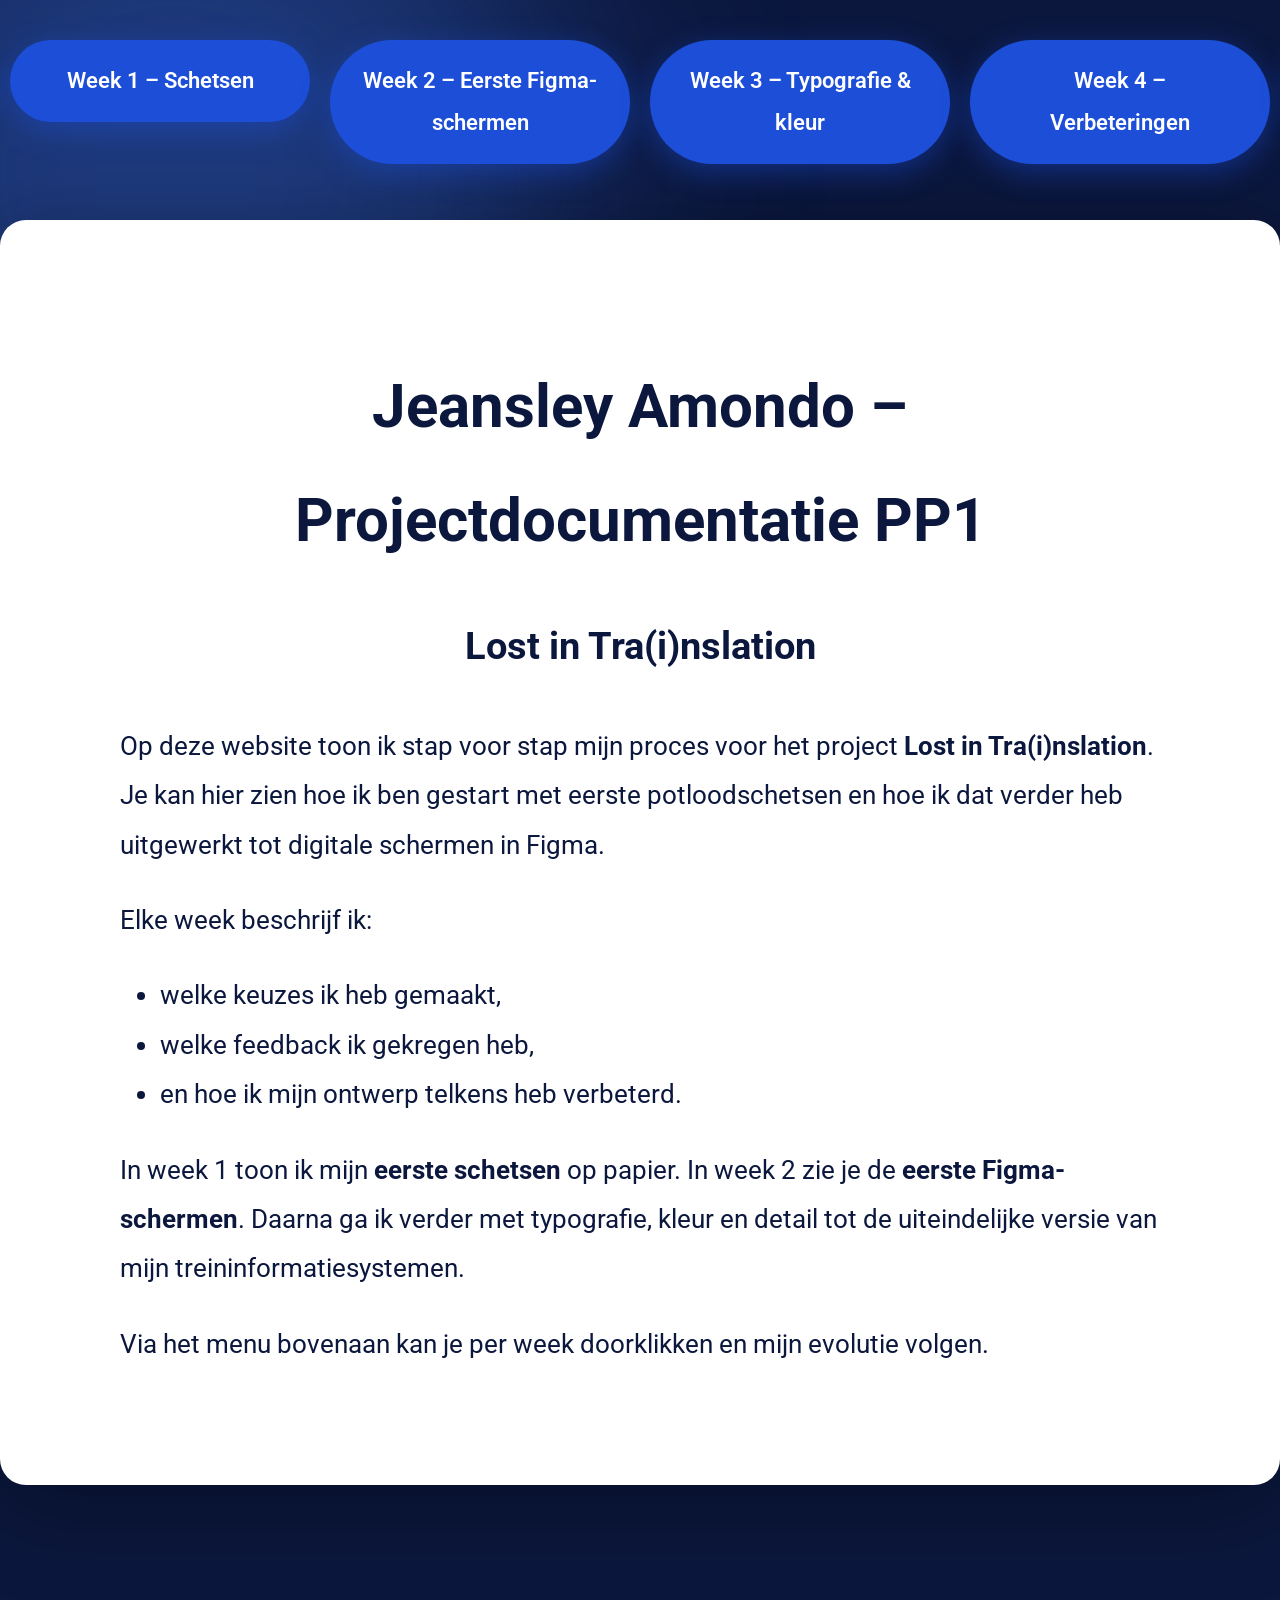
<file: index.html>
<!DOCTYPE html>
<html lang="nl">
<head>
  <meta charset="utf-8">
  <title>Jeansley Amondo – Projectdocumentatie PP1</title>
  <link rel="stylesheet" href="styles.css">
</head>
<body>

  <div class="bg-shape"></div>

  <div class="container">
    <h1>Jeansley Amondo – Projectdocumentatie PP1</h1>
    <h2>Lost in Tra(i)nslation</h2>

    <section>
      <p>
        Op deze website toon ik stap voor stap mijn proces voor het project
        <strong>Lost in Tra(i)nslation</strong>. Je kan hier zien hoe ik ben
        gestart met eerste potloodschetsen en hoe ik dat verder heb uitgewerkt
        tot digitale schermen in Figma.
      </p>

      <p>
        Elke week beschrijf ik:
      </p>
      <ul>
        <li>welke keuzes ik heb gemaakt,</li>
        <li>welke feedback ik gekregen heb,</li>
        <li>en hoe ik mijn ontwerp telkens heb verbeterd.</li>
      </ul>

      <p>
        In week 1 toon ik mijn <strong>eerste schetsen</strong> op papier.
        In week 2 zie je de <strong>eerste Figma-schermen</strong>. Daarna
        ga ik verder met typografie, kleur en detail tot de uiteindelijke
        versie van mijn treininformatiesystemen.
      </p>

      <p>
        Via het menu bovenaan kan je per week doorklikken en mijn evolutie volgen.
      </p>
    </section>
  </div>

  <nav>
    <ul>
      <li><a href="index.html">Home</a></li>
      <li><a href="week1.html">Week 1 – Schetsen</a></li>
      <li><a href="week2.html">Week 2 – Eerste Figma-schermen</a></li>
      <li><a href="week3.html">Week 3 – Typografie & kleur</a></li>
      <li><a href="week4.html">Week 4 – Verbeteringen</a></li>
      <li><a href="week5.html">Week 5 – Afwerking</a></li>
    </ul>
  </nav>

</body>
</html>
</file>
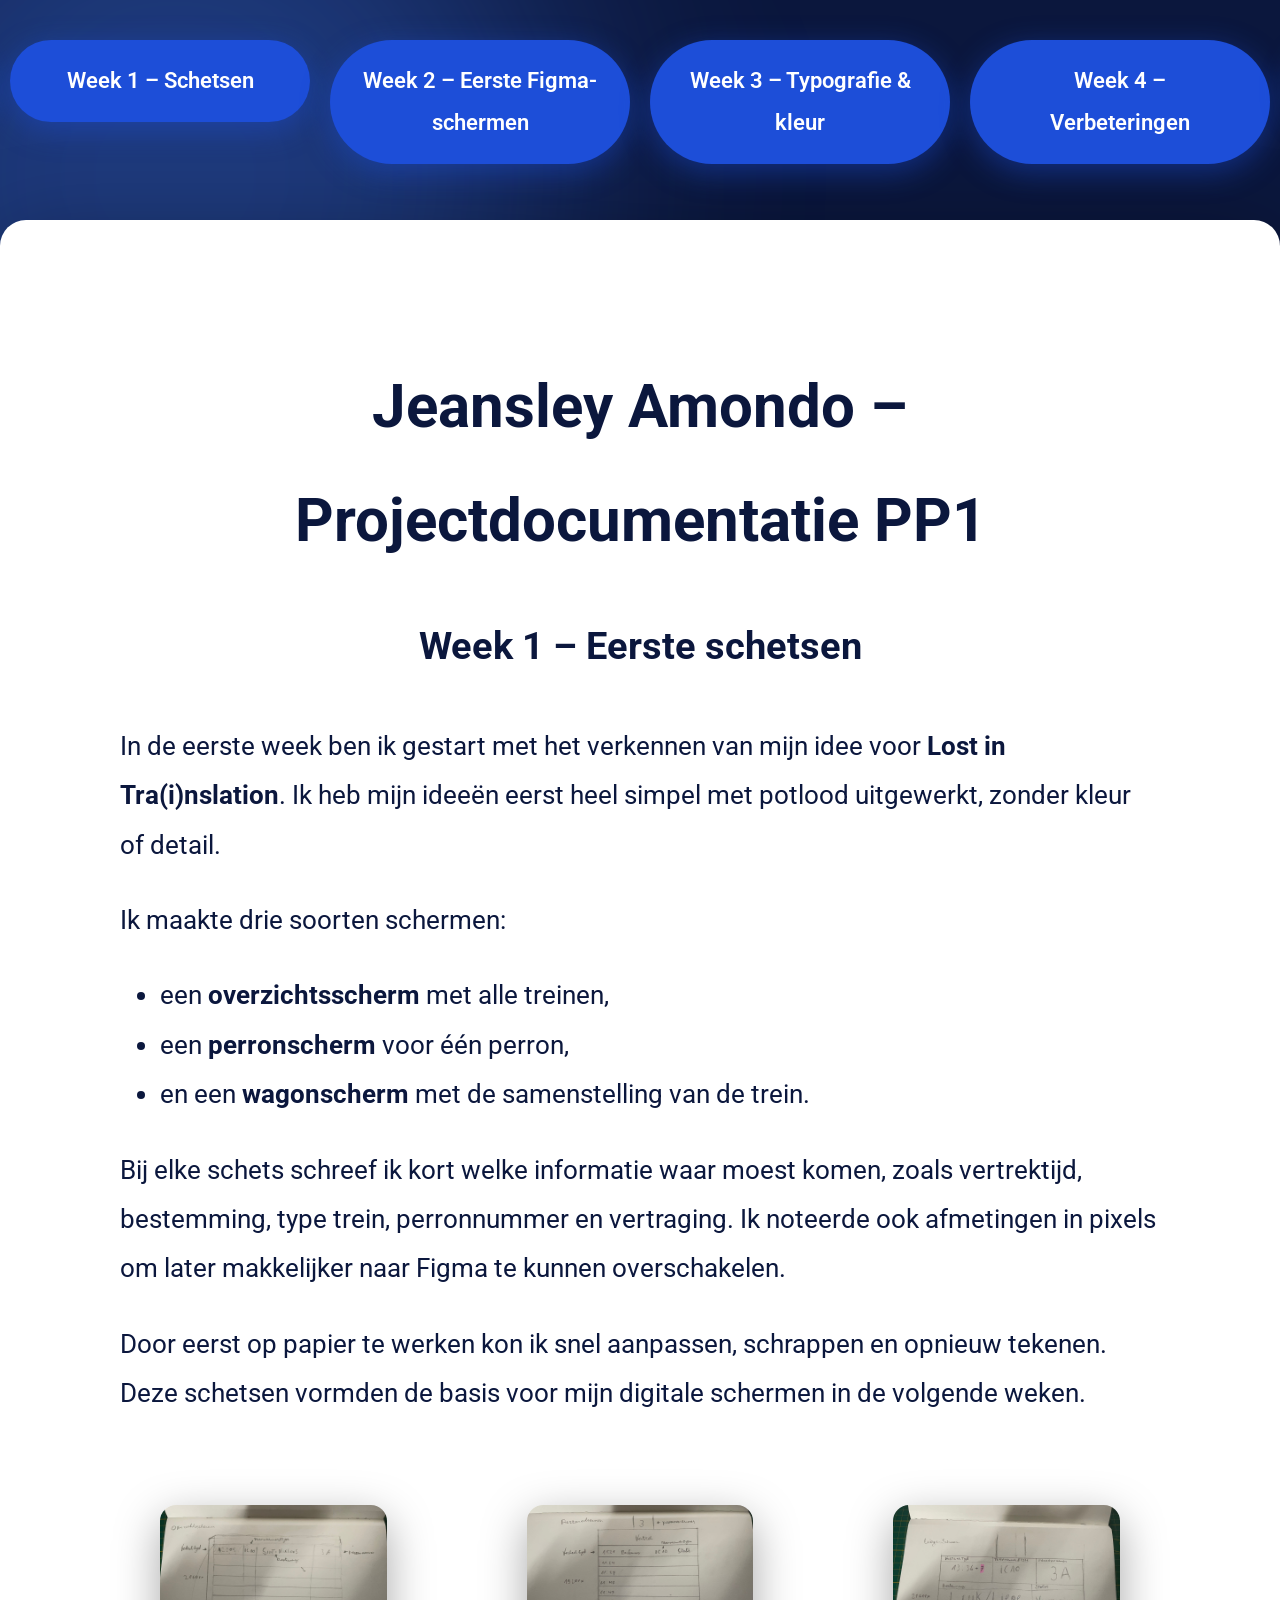
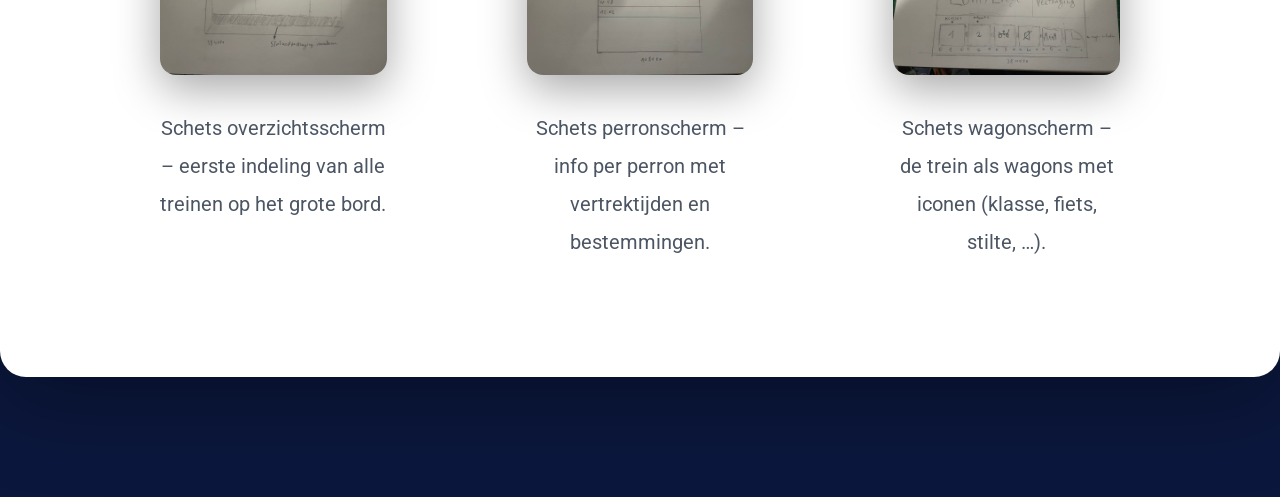
<file: week1.html>
<!DOCTYPE html>
<html lang="nl">
<head>
  <meta charset="utf-8">
  <title>Week 1 – Jeansley Amondo – Projectdocumentatie PP1</title>
  <link rel="stylesheet" href="styles.css">
</head>
<body>

  <div class="bg-shape"></div>

  <div class="container">
    <h1>Jeansley Amondo – Projectdocumentatie PP1</h1>
    <h2>Week 1 – Eerste schetsen</h2>

    <section>
      <p>
        In de eerste week ben ik gestart met het verkennen van mijn idee voor
        <strong>Lost in Tra(i)nslation</strong>. Ik heb mijn ideeën eerst heel
        simpel met potlood uitgewerkt, zonder kleur of detail.
      </p>

      <p>
        Ik maakte drie soorten schermen:
      </p>
      <ul>
        <li>een <strong>overzichtsscherm</strong> met alle treinen,</li>
        <li>een <strong>perronscherm</strong> voor één perron,</li>
        <li>en een <strong>wagonscherm</strong> met de samenstelling van de trein.</li>
      </ul>

      <p>
        Bij elke schets schreef ik kort welke informatie waar moest komen, zoals
        vertrektijd, bestemming, type trein, perronnummer en vertraging. Ik
        noteerde ook afmetingen in pixels om later makkelijker naar Figma te
        kunnen overschakelen.
      </p>

      <p>
        Door eerst op papier te werken kon ik snel aanpassen, schrappen en
        opnieuw tekenen. Deze schetsen vormden de basis voor mijn digitale
        schermen in de volgende weken.
      </p>

      <!-- SCHEMATICHE SCHETSEN - HORIZONTAAL -->
      <div class="image-row">
        <figure>
          <a href="schets-overzicht copy.jpg" target="_blank">
            <img src="schets-overzicht copy.jpg" alt="Schets overzichtsscherm">
          </a>
          <figcaption>
            Schets overzichtsscherm – eerste indeling van alle treinen op het grote bord.
          </figcaption>
        </figure>

        <figure>
          <a href="schets-perron copy.jpg" target="_blank">
            <img src="schets-perron copy.jpg" alt="Schets perronscherm">
          </a>
          <figcaption>
            Schets perronscherm – info per perron met vertrektijden en bestemmingen.
          </figcaption>
        </figure>

        <figure>
          <a href="schets-wagon copy.jpg" target="_blank">
            <img src="schets-wagon copy.jpg" alt="Schets wagonscherm">
          </a>
          <figcaption>
            Schets wagonscherm – de trein als wagons met iconen (klasse, fiets, stilte, …).
          </figcaption>
        </figure>
      </div>

    </section>
  </div>

  <nav>
    <ul>
      <li><a href="index.html">Home</a></li>
      <li><a href="week1.html">Week 1 – Schetsen</a></li>
      <li><a href="week2.html">Week 2 – Eerste Figma-schermen</a></li>
      <li><a href="week3.html">Week 3 – Typografie & kleur</a></li>
      <li><a href="week4.html">Week 4 – Verbeteringen</a></li>
      <li><a href="week5.html">Week 5 – Afwerking</a></li>
    </ul>
  </nav>

</body>
</html>
</file>
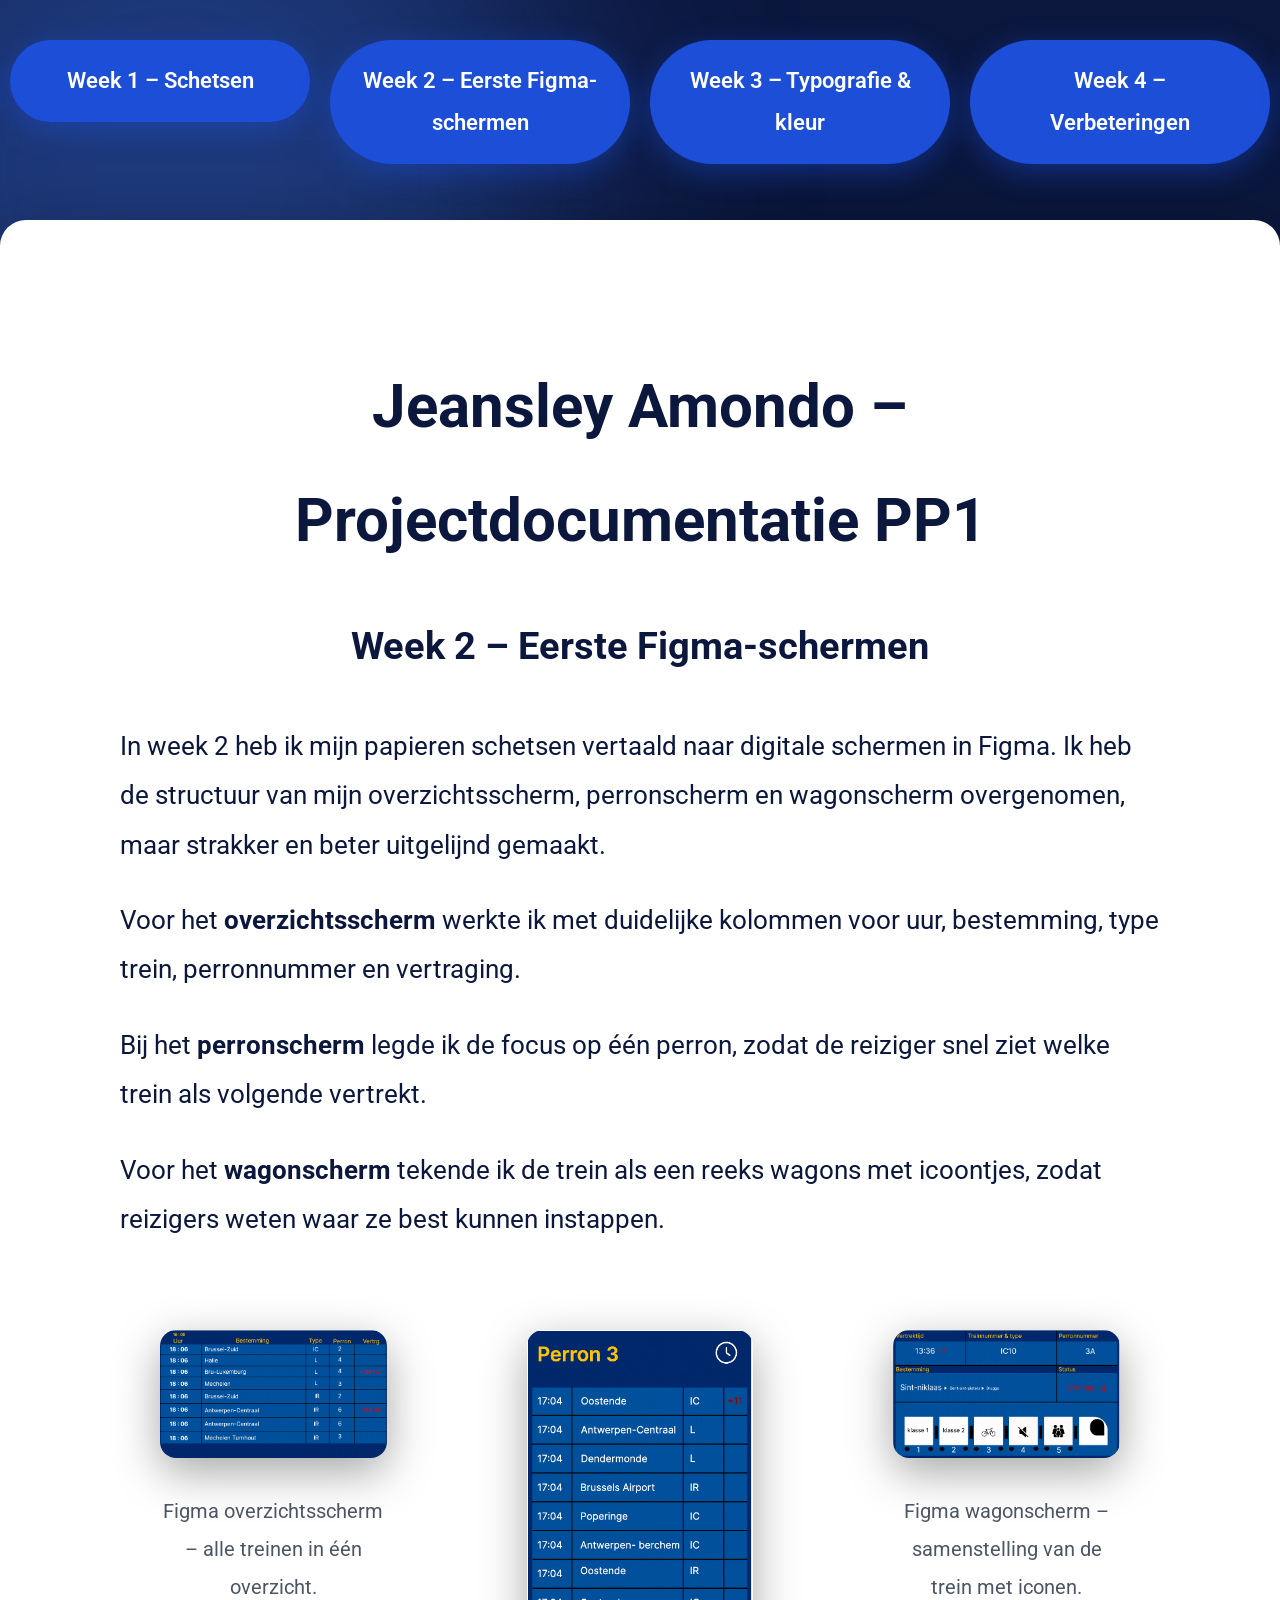
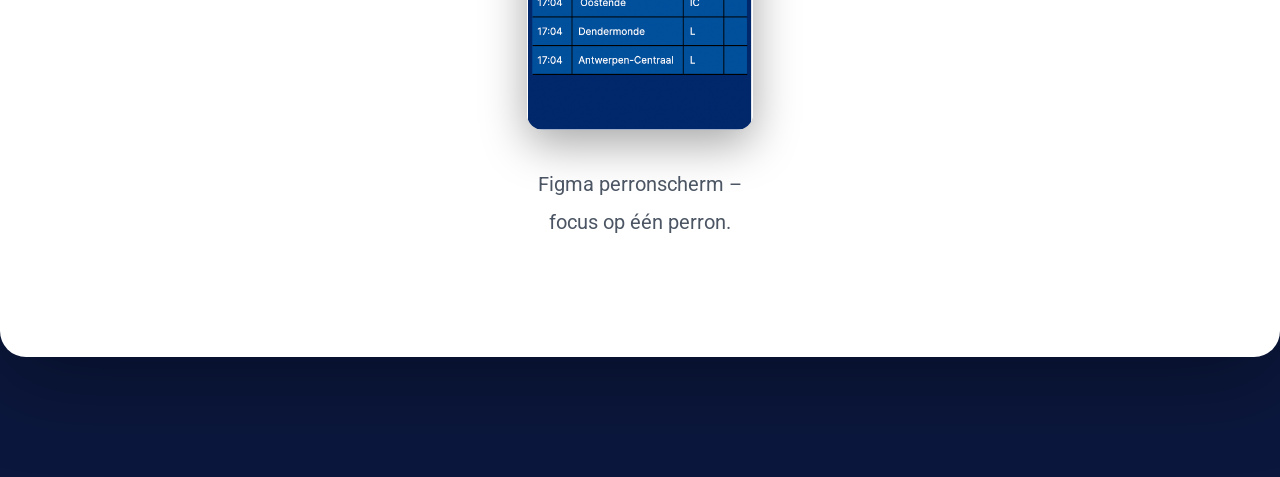
<file: week2.html>
<!DOCTYPE html>
<html lang="nl">
<head>
  <meta charset="utf-8">
  <title>Week 2 – Jeansley Amondo – Projectdocumentatie PP1</title>
  <link rel="stylesheet" href="styles.css">
</head>
<body>

  <div class="bg-shape"></div>

  <div class="container">
    <h1>Jeansley Amondo – Projectdocumentatie PP1</h1>
    <h2>Week 2 – Eerste Figma-schermen</h2>

    <section>
      <p>
        In week 2 heb ik mijn papieren schetsen vertaald naar digitale schermen
        in Figma. Ik heb de structuur van mijn overzichtsscherm, perronscherm
        en wagonscherm overgenomen, maar strakker en beter uitgelijnd gemaakt.
      </p>

      <p>
        Voor het <strong>overzichtsscherm</strong> werkte ik met duidelijke kolommen
        voor uur, bestemming, type trein, perronnummer en vertraging.
      </p>

      <p>
        Bij het <strong>perronscherm</strong> legde ik de focus op één perron,
        zodat de reiziger snel ziet welke trein als volgende vertrekt.
      </p>

      <p>
        Voor het <strong>wagonscherm</strong> tekende ik de trein als een reeks
        wagons met icoontjes, zodat reizigers weten waar ze best kunnen instappen.
      </p>

      <!-- FIGMA SCHERMEN - HORIZONTAAL -->
      <div class="image-row">
        <figure>
          <a href="scherm-overzicht.png" target="_blank">
            <img src="scherm-overzicht.png" alt="Figma overzichtsscherm">
          </a>
          <figcaption>Figma overzichtsscherm – alle treinen in één overzicht.</figcaption>
        </figure>

        <figure>
          <a href="scherm-perron.png" target="_blank">
            <img src="scherm-perron.png" alt="Figma perronscherm">
          </a>
          <figcaption>Figma perronscherm – focus op één perron.</figcaption>
        </figure>

        <figure>
          <a href="scherm-wagon.png" target="_blank">
            <img src="scherm-wagon.png" alt="Figma wagonscherm">
          </a>
          <figcaption>Figma wagonscherm – samenstelling van de trein met iconen.</figcaption>
        </figure>
      </div>
    </section>
  </div>

  <nav>
    <ul>
      <li><a href="index.html">Home</a></li>
      <li><a href="week1.html">Week 1 – Schetsen</a></li>
      <li><a href="week2.html">Week 2 – Eerste Figma-schermen</a></li>
      <li><a href="week3.html">Week 3 – Typografie & kleur</a></li>
      <li><a href="week4.html">Week 4 – Verbeteringen</a></li>
      <li><a href="week5.html">Week 5 – Afwerking</a></li>
    </ul>
  </nav>

</body>
</html>
</file>
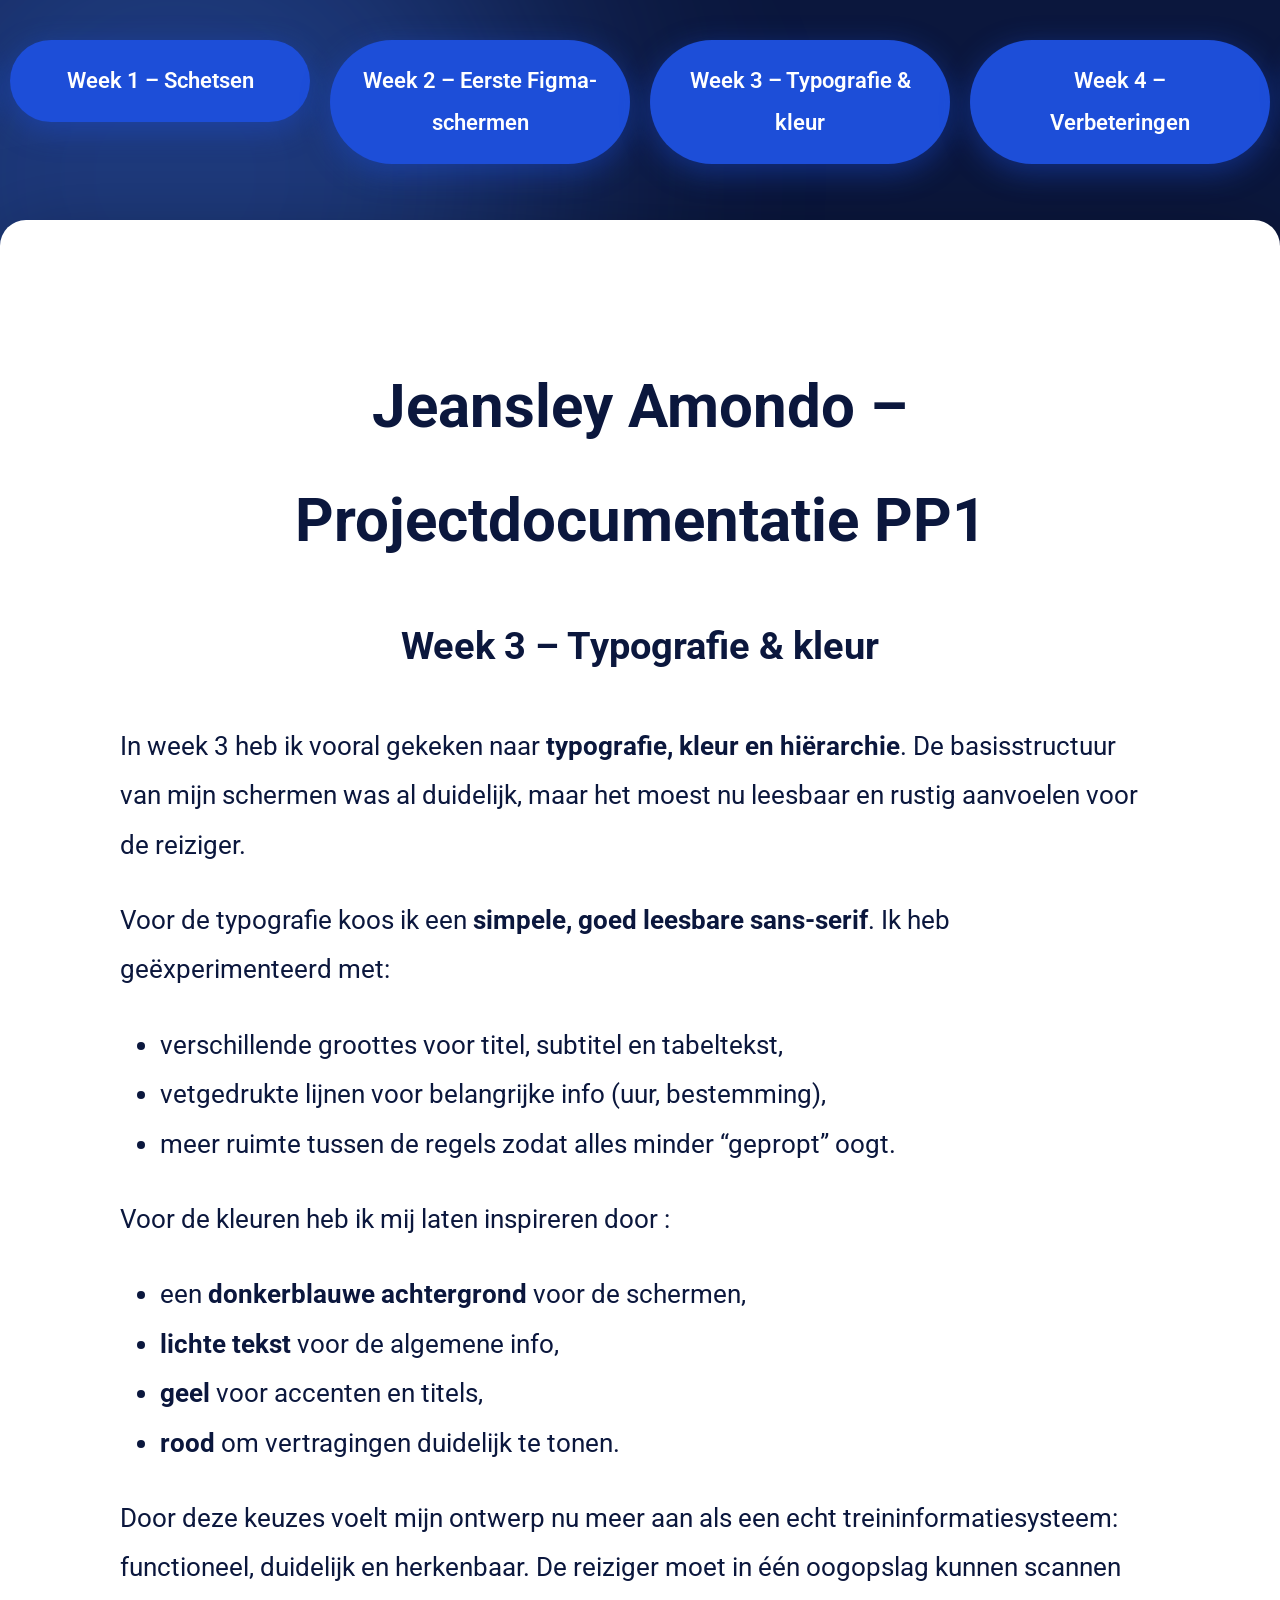
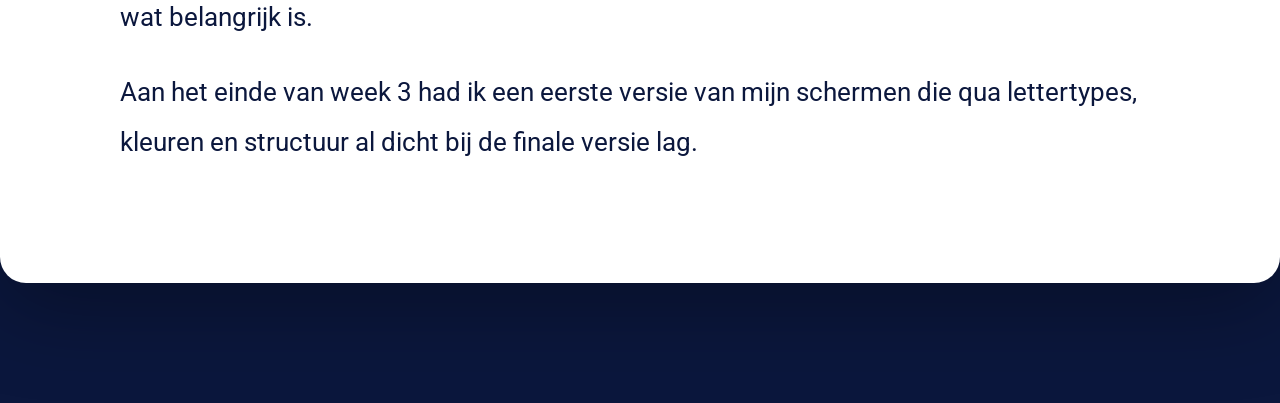
<file: week3.html>
<!DOCTYPE html>
<html lang="nl">
<head>
  <meta charset="utf-8">
  <title>Week 3 – Jeansley Amondo – Projectdocumentatie PP1</title>
  <link rel="stylesheet" href="styles.css">
</head>
<body>

  <div class="bg-shape"></div>

  <div class="container">
    <h1>Jeansley Amondo – Projectdocumentatie PP1</h1>
    <h2>Week 3 – Typografie & kleur</h2>

    <section>
      <p>
        In week 3 heb ik vooral gekeken naar <strong>typografie, kleur en hiërarchie</strong>.
        De basisstructuur van mijn schermen was al duidelijk, maar het moest nu leesbaar
        en rustig aanvoelen voor de reiziger.
      </p>

      <p>
        Voor de typografie koos ik een <strong>simpele, goed leesbare sans-serif</strong>.
        Ik heb geëxperimenteerd met:
      </p>
      <ul>
        <li>verschillende groottes voor titel, subtitel en tabeltekst,</li>
        <li>vetgedrukte lijnen voor belangrijke info (uur, bestemming),</li>
        <li>meer ruimte tussen de regels zodat alles minder “gepropt” oogt.</li>
      </ul>

      <p>
        Voor de kleuren heb ik mij laten inspireren door <strongtreinschermen</strong>:
      </p>
      <ul>
        <li>een <strong>donkerblauwe achtergrond</strong> voor de schermen,</li>
        <li><strong>lichte tekst</strong> voor de algemene info,</li>
        <li><strong>geel</strong> voor accenten en titels,</li>
        <li><strong>rood</strong> om vertragingen duidelijk te tonen.</li>
      </ul>

      <p>
        Door deze keuzes voelt mijn ontwerp nu meer aan als een echt
        treininformatiesysteem: functioneel, duidelijk en herkenbaar.
        De reiziger moet in één oogopslag kunnen scannen wat belangrijk is.
      </p>

      <p>
        Aan het einde van week 3 had ik een eerste versie van mijn schermen
        die qua lettertypes, kleuren en structuur al dicht bij de finale versie lag.
      </p>
    </section>
  </div>

  <nav>
    <ul>
      <li><a href="index.html">Home</a></li>
      <li><a href="week1.html">Week 1 – Schetsen</a></li>
      <li><a href="week2.html">Week 2 – Eerste Figma-schermen</a></li>
      <li><a href="week3.html">Week 3 – Typografie & kleur</a></li>
      <li><a href="week4.html">Week 4 – Verbeteringen</a></li>
      <li><a href="week5.html">Week 5 – Afwerking</a></li>
    </ul>
  </nav>

</body>
</html>
</file>
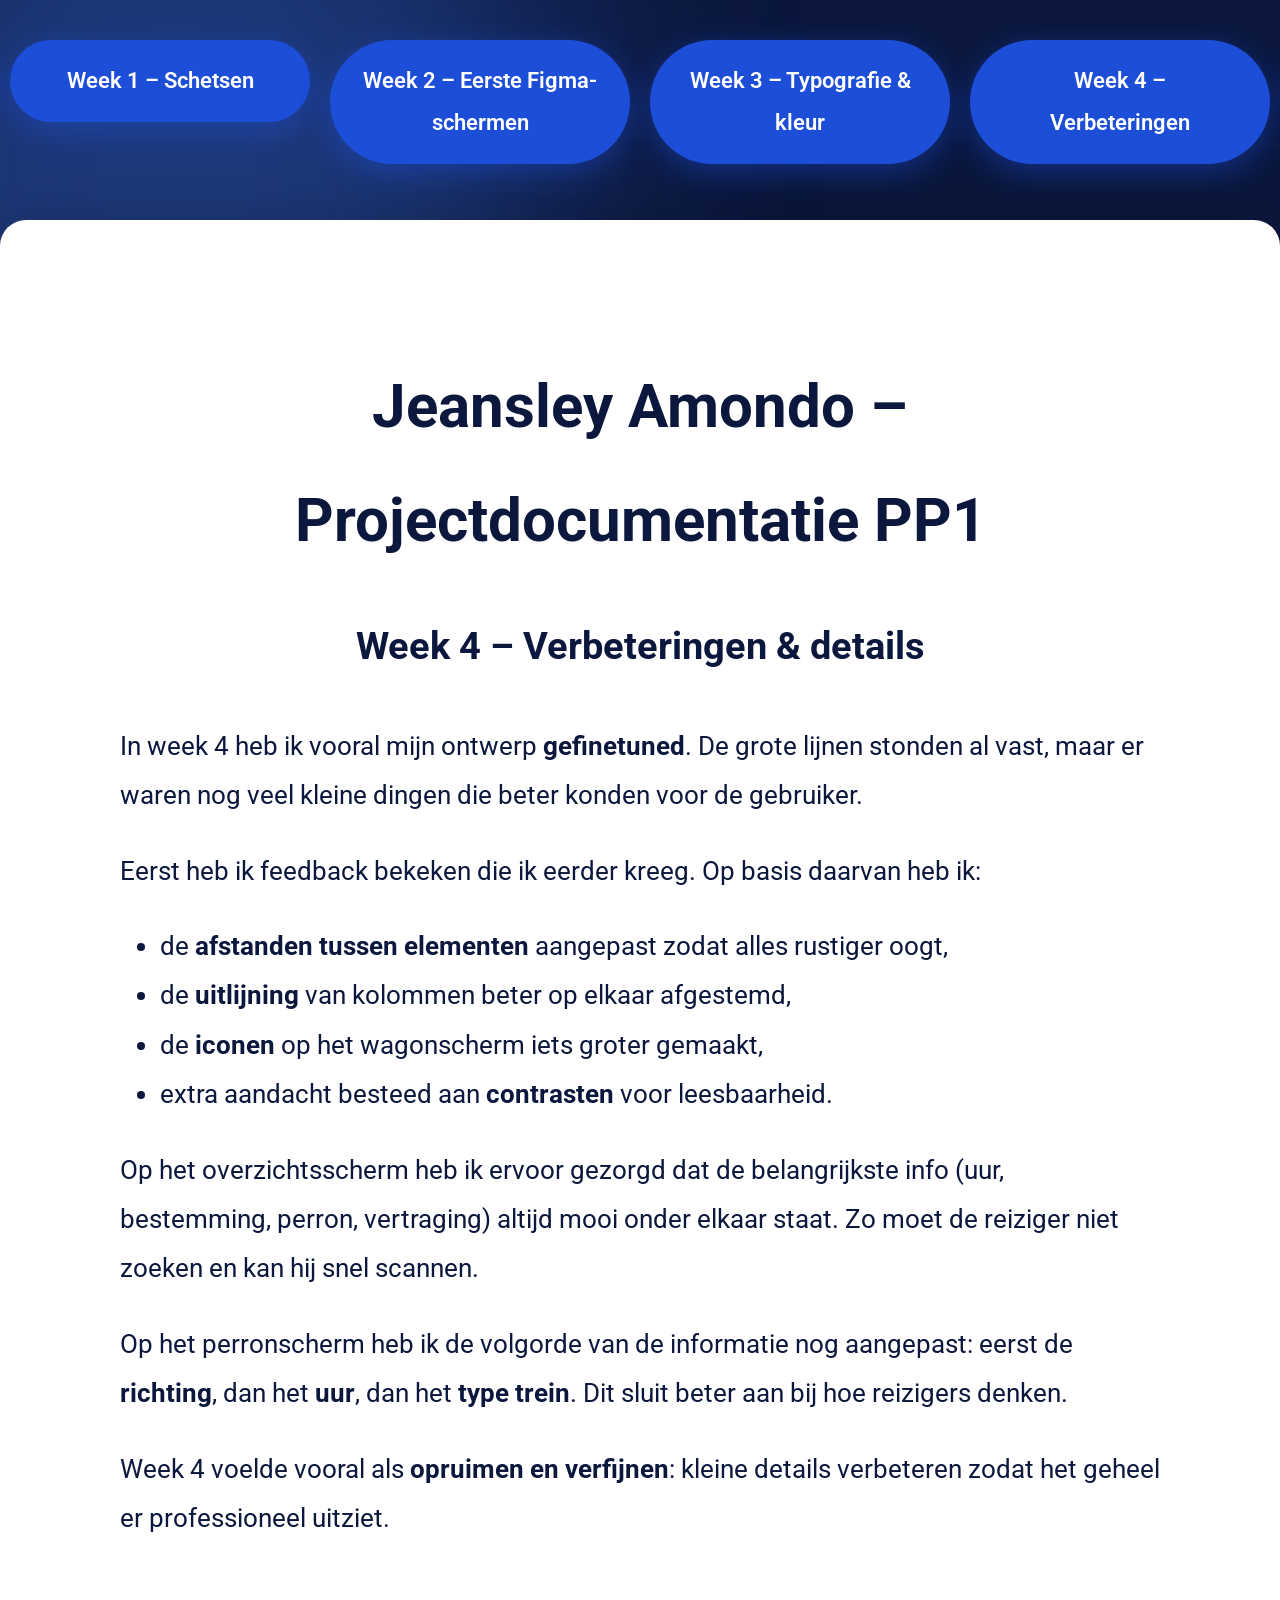
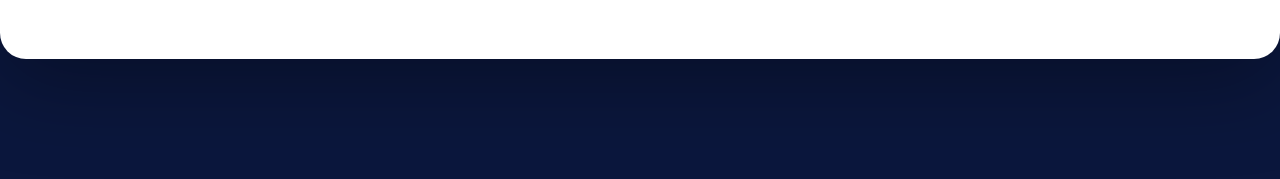
<file: week4.html>
<!DOCTYPE html>
<html lang="nl">
<head>
  <meta charset="utf-8">
  <title>Week 4 – Jeansley Amondo – Projectdocumentatie PP1</title>
  <link rel="stylesheet" href="styles.css">
</head>
<body>

  <div class="bg-shape"></div>

  <div class="container">
    <h1>Jeansley Amondo – Projectdocumentatie PP1</h1>
    <h2>Week 4 – Verbeteringen & details</h2>

    <section>
      <p>
        In week 4 heb ik vooral mijn ontwerp <strong>gefinetuned</strong>.
        De grote lijnen stonden al vast, maar er waren nog veel kleine dingen
        die beter konden voor de gebruiker.
      </p>

      <p>
        Eerst heb ik feedback bekeken die ik eerder kreeg. Op basis daarvan heb ik:
      </p>
      <ul>
        <li>de <strong>afstanden tussen elementen</strong> aangepast zodat alles rustiger oogt,</li>
        <li>de <strong>uitlijning</strong> van kolommen beter op elkaar afgestemd,</li>
        <li>de <strong>iconen</strong> op het wagonscherm iets groter gemaakt,</li>
        <li>extra aandacht besteed aan <strong>contrasten</strong> voor leesbaarheid.</li>
      </ul>

      <p>
        Op het overzichtsscherm heb ik ervoor gezorgd dat de belangrijkste info
        (uur, bestemming, perron, vertraging) altijd mooi onder elkaar staat.
        Zo moet de reiziger niet zoeken en kan hij snel scannen.
      </p>

      <p>
        Op het perronscherm heb ik de volgorde van de informatie nog aangepast:
        eerst de <strong>richting</strong>, dan het <strong>uur</strong>, dan het
        <strong>type trein</strong>. Dit sluit beter aan bij hoe reizigers denken.
      </p>

      <p>
        Week 4 voelde vooral als <strong>opruimen en verfijnen</strong>:
        kleine details verbeteren zodat het geheel er professioneel uitziet.
      </p>
    </section>
  </div>

  <nav>
    <ul>
      <li><a href="index.html">Home</a></li>
      <li><a href="week1.html">Week 1 – Schetsen</a></li>
      <li><a href="week2.html">Week 2 – Eerste Figma-schermen</a></li>
      <li><a href="week3.html">Week 3 – Typografie & kleur</a></li>
      <li><a href="week4.html">Week 4 – Verbeteringen</a></li>
      <li><a href="week5.html">Week 5 – Afwerking</a></li>
    </ul>
  </nav>

</body>
</html>
</file>
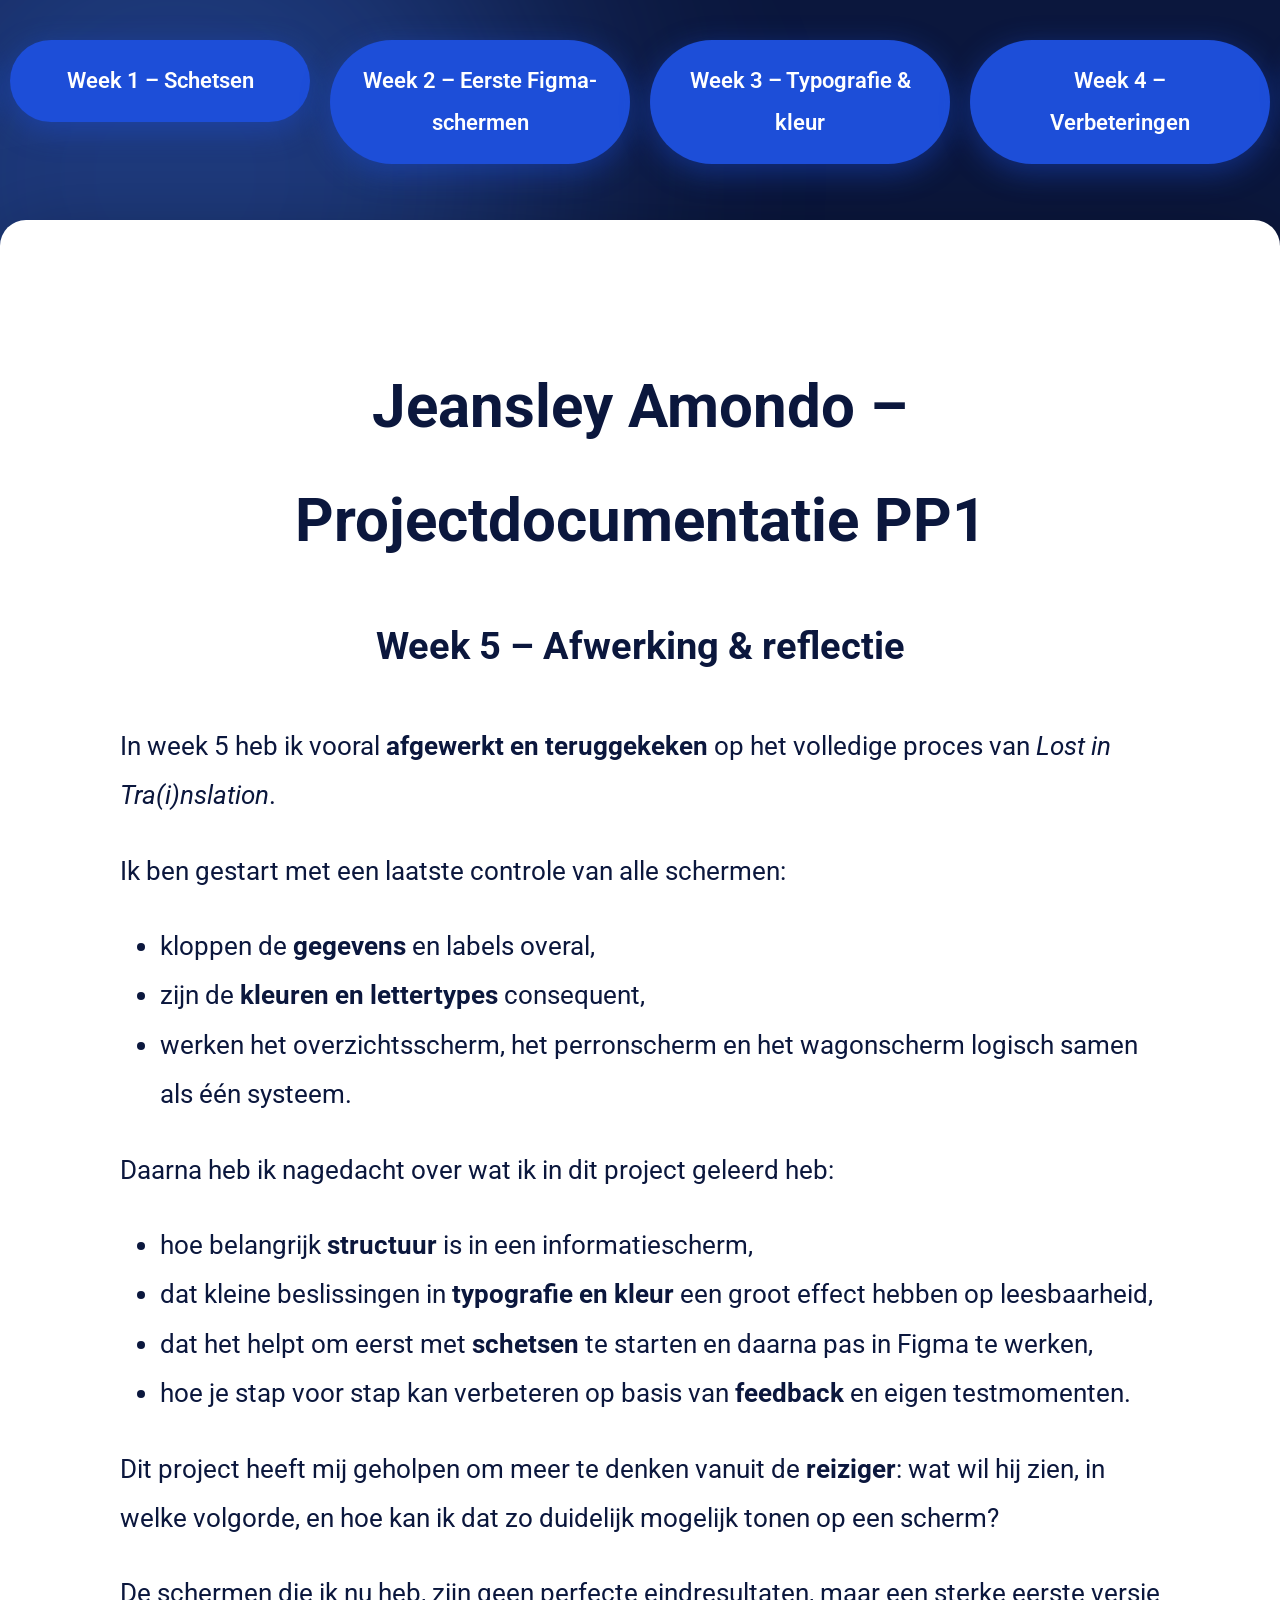
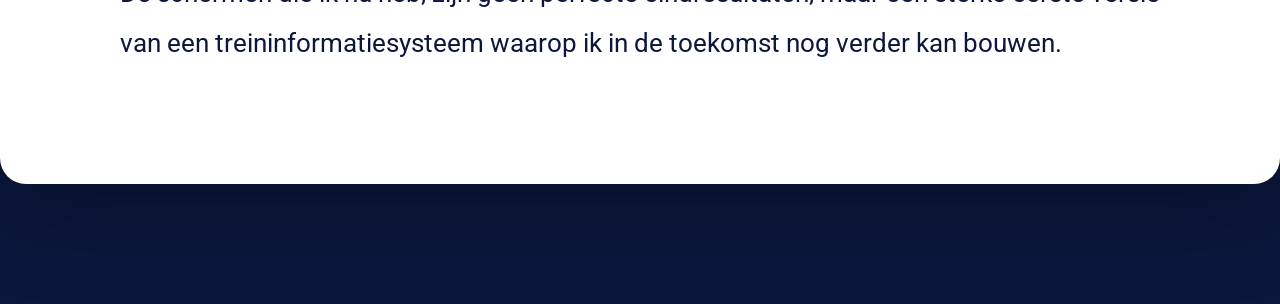
<file: week5.html>
<!DOCTYPE html>
<html lang="nl">
<head>
  <meta charset="utf-8">
  <title>Week 5 – Jeansley Amondo – Projectdocumentatie PP1</title>
  <link rel="stylesheet" href="styles.css">
</head>
<body>

  <div class="bg-shape"></div>

  <div class="container">
    <h1>Jeansley Amondo – Projectdocumentatie PP1</h1>
    <h2>Week 5 – Afwerking & reflectie</h2>

    <section>
      <p>
        In week 5 heb ik vooral <strong>afgewerkt en teruggekeken</strong>
        op het volledige proces van <em>Lost in Tra(i)nslation</em>.
      </p>

      <p>
        Ik ben gestart met een laatste controle van alle schermen:
      </p>
      <ul>
        <li>kloppen de <strong>gegevens</strong> en labels overal,</li>
        <li>zijn de <strong>kleuren en lettertypes</strong> consequent,</li>
        <li>werken het overzichtsscherm, het perronscherm en het wagonscherm
            logisch samen als één systeem.</li>
      </ul>

      <p>
        Daarna heb ik nagedacht over wat ik in dit project geleerd heb:
      </p>
      <ul>
        <li>hoe belangrijk <strong>structuur</strong> is in een informatiescherm,</li>
        <li>dat kleine beslissingen in <strong>typografie en kleur</strong>
            een groot effect hebben op leesbaarheid,</li>
        <li>dat het helpt om eerst met <strong>schetsen</strong> te starten
            en daarna pas in Figma te werken,</li>
        <li>hoe je stap voor stap kan verbeteren op basis van
            <strong>feedback</strong> en eigen testmomenten.</li>
      </ul>

      <p>
        Dit project heeft mij geholpen om meer te denken vanuit de
        <strong>reiziger</strong>: wat wil hij zien, in welke volgorde,
        en hoe kan ik dat zo duidelijk mogelijk tonen op een scherm?
      </p>

      <p>
        De schermen die ik nu heb, zijn geen perfecte eindresultaten,
        maar een sterke eerste versie van een treininformatiesysteem
        waarop ik in de toekomst nog verder kan bouwen.
      </p>
    </section>
  </div>

  <nav>
    <ul>
      <li><a href="index.html">Home</a></li>
      <li><a href="week1.html">Week 1 – Schetsen</a></li>
      <li><a href="week2.html">Week 2 – Eerste Figma-schermen</a></li>
      <li><a href="week3.html">Week 3 – Typografie & kleur</a></li>
      <li><a href="week4.html">Week 4 – Verbeteringen</a></li>
      <li><a href="week5.html">Week 5 – Afwerking</a></li>
    </ul>
  </nav>

</body>
</html>
</file>
<file: styles.css>
/* ------------------------------- */
/*      FONTS & BASIS-INSTELLING   */
/* ------------------------------- */
@import url('https://fonts.googleapis.com/css2?family=Roboto:wght@300;400;500;700&display=swap');

* {
  box-sizing: border-box;
}

body {
  margin: 0;
  padding: 0;
  font-family: 'Roboto', sans-serif;
  background: #0b173d;
  color: #f1f5f9;
  line-height: 1.9;
  overflow-x: hidden;
  position: relative;
  font-size: 26px; /* NOG GROTERE BASIS TEKST */
}

/* ------------------------------- */
/*     ZACHTE ANIMATIE ACHTERGROND */
/* ------------------------------- */
.bg-shape {
  position: fixed;
  width: 750px;
  height: 750px;
  background: rgba(70, 130, 255, 0.33);
  top: -200px;
  left: -200px;
  border-radius: 50%;
  filter: blur(130px);
  animation: float 16s infinite alternate ease-in-out;
  z-index: -1;
}

@keyframes float {
  0%   { transform: translate(0, 0) scale(1); }
  50%  { transform: translate(140px, 80px) scale(1.18); }
  100% { transform: translate(-60px, -20px) scale(1); }
}

/* ------------------------------- */
/*          CONTAINER BOX          */
/* ------------------------------- */
.container {
  max-width: 1500px; /* EXTREEM GROTE BREEDTE */
  margin: 220px auto 120px auto;
  background: #ffffff;
  padding: 90px 120px; /* MEER WITRUIMTE */
  border-radius: 26px;
  box-shadow: 0 20px 90px rgba(0,0,0,0.35);
  color: #0b173d;
}

.container h1 {
  font-size: 60px; /* GROTE TITEL */
  font-weight: 700;
  text-align: center;
  margin-bottom: 25px;
}

.container h2 {
  font-size: 38px; /* GROTERE SUBTITEL */
  margin-bottom: 40px;
  text-align: center;
}

/* ------------------------------- */
/*     NAVIGATIE – MIDDEN BOVEN    */
/* ------------------------------- */
nav {
  position: fixed;
  top: 40px;
  left: 50%;
  transform: translateX(-50%);
  z-index: 200;
}

nav ul {
  list-style: none;
  margin: 0;
  padding: 0;
  display: flex;
  gap: 20px;
}

nav ul li a {
  display: block;
  padding: 20px 32px;
  background: #1d4ed8;
  color: white;
  text-decoration: none;
  border-radius: 999px;
  font-weight: 600;
  font-size: 22px; /* GROTE MENU-TEKST */
  width: 300px; /* GROTERE KNOPPEN */
  text-align: center;
  transition: 0.25s ease;
  box-shadow: 0 8px 30px rgba(29, 78, 216, 0.45);
}

nav ul li a:hover {
  transform: translateY(-6px) scale(1.12);
  background: #2563eb;
  box-shadow: 0 18px 55px rgba(29, 78, 216, 0.6);
}

/* ------------------------------- */
/*       FIGURES & AFBEELDINGEN    */
/* ------------------------------- */
.image-row {
  display: flex;
  justify-content: center;
  gap: 60px;
  margin-top: 60px;
}

.image-row figure {
  flex: 1;
  max-width: 450px; /* GROTERE FOTO'S */
}

figure img {
  width: 100%;
  border-radius: 16px;
  box-shadow: 0 14px 45px rgba(0,0,0,0.35);
  transition: transform 0.30s ease, box-shadow 0.30s ease;
  cursor: pointer;
}

figure img:hover {
  transform: scale(1.12); /* GROTERE HOVER */
  box-shadow: 0 22px 65px rgba(0,0,0,0.50);
}

figure figcaption {
  margin-top: 18px;
  font-size: 20px; /* GROTERE CAPTION */
  color: #4b5563;
  text-align: center;
}

/* ------------------------------- */
/*         RESPONSIVE MODE         */
/* ------------------------------- */
@media(max-width: 1200px) {
  nav ul {
    flex-wrap: wrap;
  }
  nav ul li a {
    width: 250px;
    font-size: 20px;
  }
  .container {
    margin: 180px 20px 40px;
    padding: 50px;
  }
  .image-row {
    flex-direction: column;
    align-items: center;
  }
  .image-row figure {
    max-width: 100%;
  }
}
</file>
